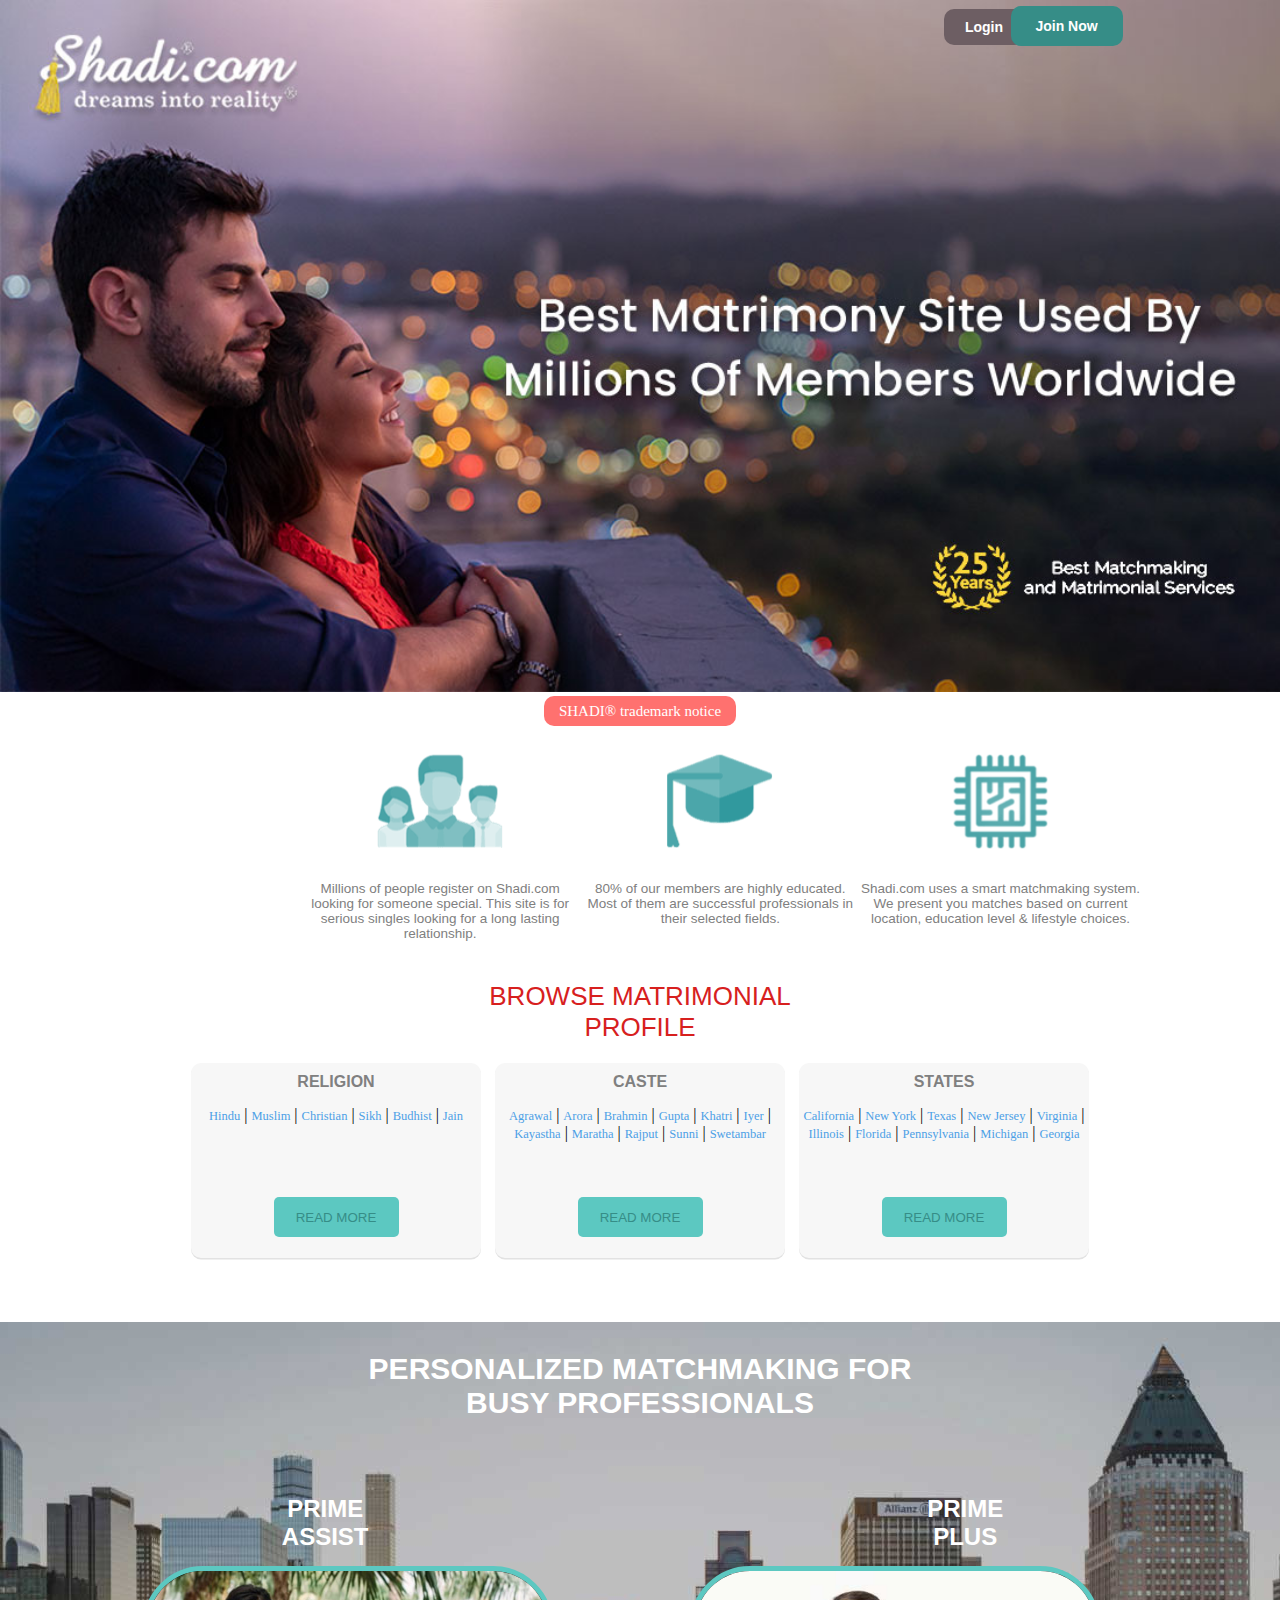
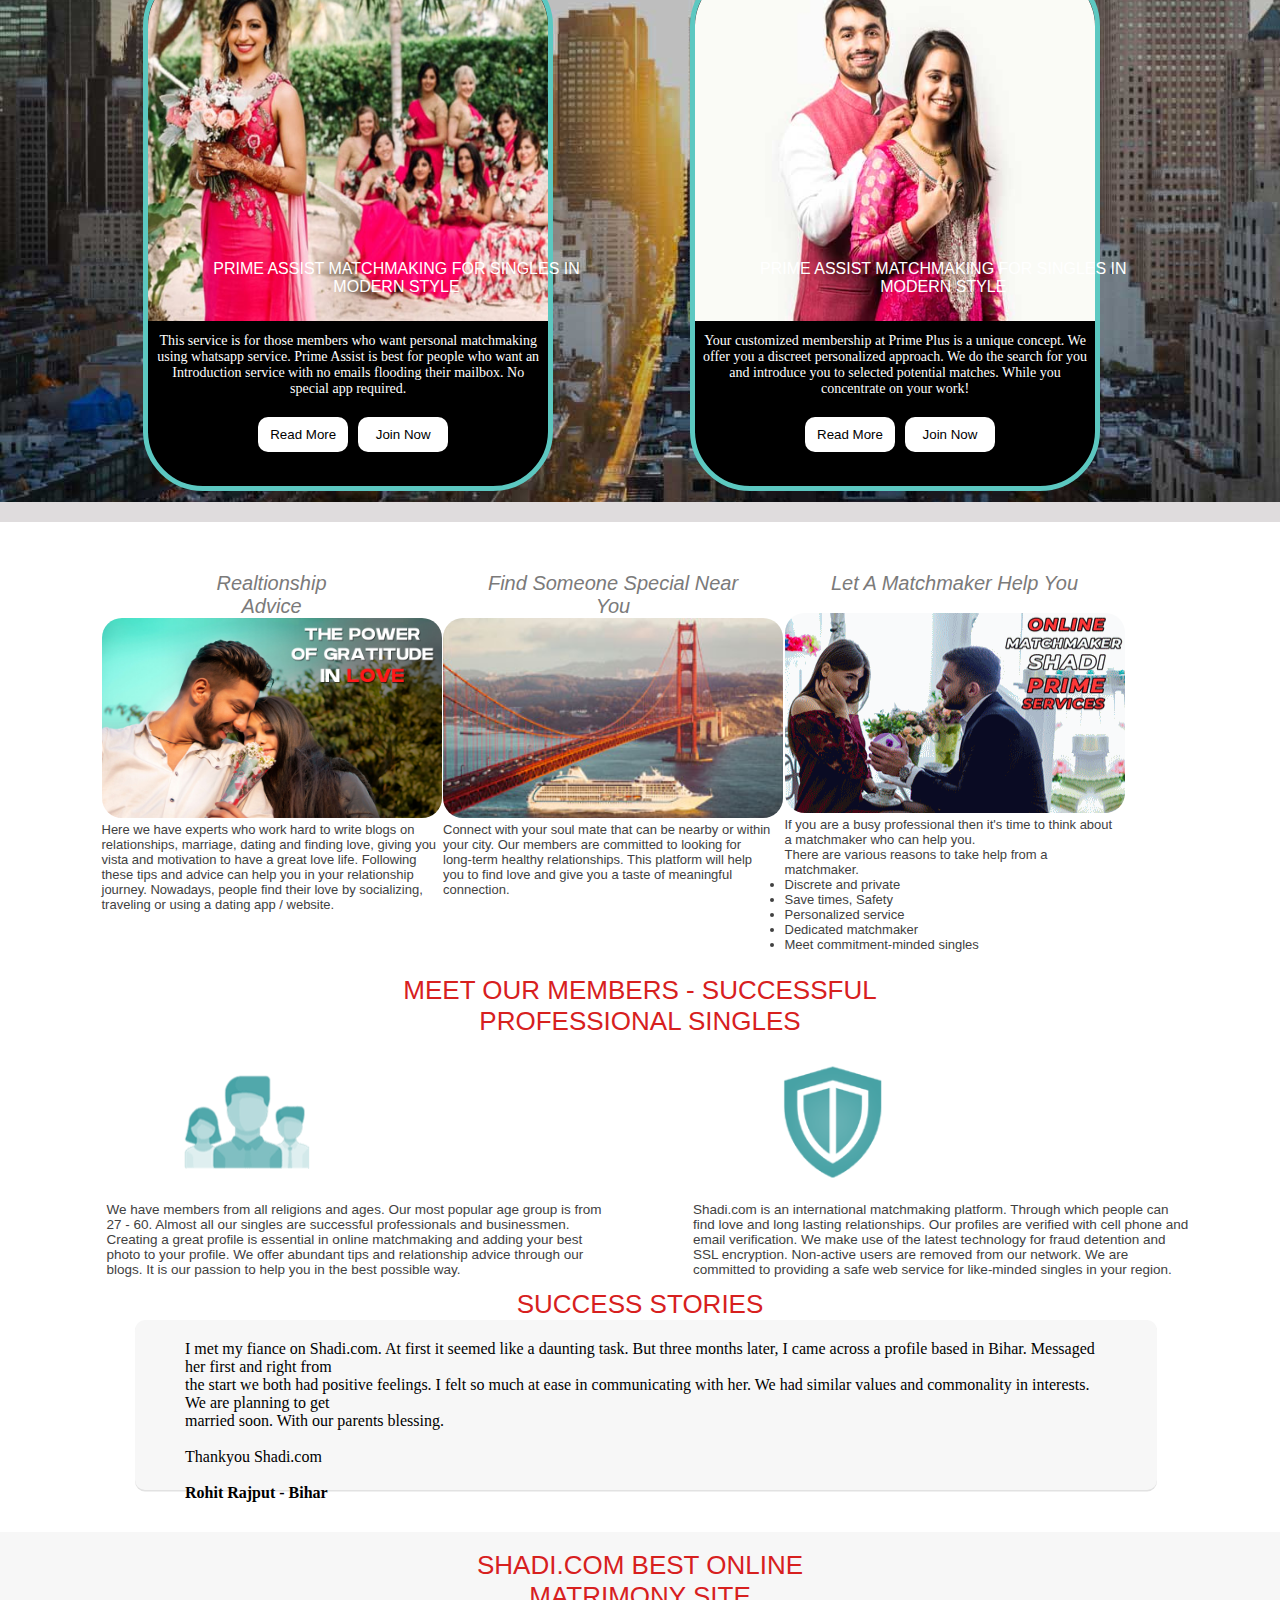
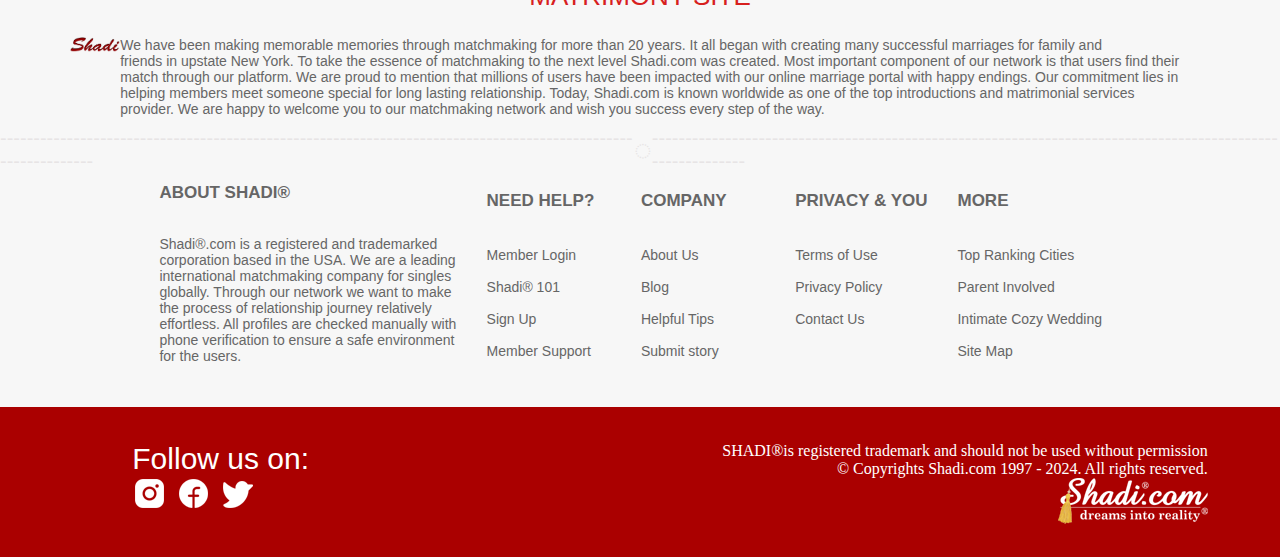
<file: index.html>
<!DOCTYPE html>
<html lang="en">

<head>
    <meta charset="UTF-8">
    <meta name="viewport" content="width=device-width, initial-scale=1.0">
    <title>Shadi.com | Best Online Matrimonial</title>
    <link rel="stylesheet" href="./main.css">
</head>

<body>
    <div class="d1">
        <div class="home-banner">
            <img class="home-img" src="./images/front-pg-banner-v8.jpg" alt="">
            <div class="login-btn">Login</div>
            <div CLASS="join-btn">Join Now</div>
        </div>
    </div>

    <!-- _____________________________________________________________________________________________________________________________ -->

    <div class="reg">
        <p class="clickable">SHADI&reg; trademark notice</p>
    </div>

    <!-- _____________________________________________________________________________________________________________________________ -->

    <div class="d2">
        <div class="content">
            <div class="people">
                <img class="icon" src="./images/people-icons-v3.png" alt="">
                <figcaption class="fc">Millions of people register on Shadi.com <br>
                    looking for someone special. This site is for <br> serious
                    singles looking for a long lasting <br> relationship.</figcaption>
            </div>
            <div class="education">
                <img class="icon" src="./images/education-icon-v3.png" alt="">
                <figcaption class="fc">80% of our members are highly educated. <br> Most of them are successful
                    professionals in <br> their selected fields.</figcaption>
            </div>
            <div class="technology">
                <img class="icon" src="./images/technology-icon-v3.png" alt="">
                <figcaption class="fc">Shadi.com uses a smart matchmaking system. <br> We present you matches based on
                    current <br>
                    location,
                    education level & lifestyle choices.</figcaption>
            </div>
        </div>
    </div>

    <!-- _________________________________________________________________________________________________________________________________ -->

    <div class="d3">
        <div class="d3a">
            <div class="line">BROWSE MATRIMONIAL<br>PROFILE</div>
            <div class="box">
                <div class="box1">
                    <h2 class="choice">RELIGION</h2>
                    <p>
                        <a href="">Hindu</a> | <a href="">Muslim</a> | <a href="">Christian</a> |
                        <a href="">Sikh</a> | <a href="">Budhist</a> | <a href="">Jain</a>
                    </p><br>
                    <button class="rm-btn">READ MORE</button>
                </div>
                <div class="box1">
                    <h2 class="choice">CASTE</h2>
                    <p>
                        <a href="">Agrawal</a> | <a href="">Arora</a> | <a href="">Brahmin</a> |
                        <a href="">Gupta</a> | <a href="">Khatri</a> | <a href="">Iyer</a> |
                        <a href="">Kayastha</a> | <a href="">Maratha</a> | <a href="">Rajput</a> |
                        <a href="">Sunni</a> | <a href="">Swetambar</a>
                    </p>
                    <button class="rm-btn">READ MORE</button>
                </div>
                <div class="box1">
                    <h2 class="choice">STATES</h2>
                    <p>
                        <a href="">California</a> | <a href="">New York</a> | <a href="">Texas</a> |
                        <a href="">New Jersey</a> | <a href="">Virginia</a> | <a href="">Illinois</a> |
                        <a href="">Florida</a> | <a href="">Pennsylvania</a> | <a href="">Michigan</a> |
                        <a href="">Georgia</a>
                    </p>
                    <button class="rm-btn">READ MORE</button>
                </div>
            </div>
        </div>
    </div>

    <!-- ______________________________________________________________________________________________________________________________________ -->

    <div class="d4">
        <div class="d4a">
            <div class="line2">PERSONALIZED MATCHMAKING FOR<br>BUSY PROFESSIONALS</div>

            <div class="tag">
                <h2 class="tag1">PRIME ASSIST </h2>
                <h2 class="tag1"> PRIME PLUS</h2>
            </div>

            <div class="content2">
                <div class="bg">
                    <img class="bgimg" src="./images/prime-home-photo1.v1_assist.jpg" alt="">
                    <p class="paraline">
                        PRIME ASSIST MATCHMAKING FOR SINGLES IN <br> MODERN STYLE
                    </p>
                    <p class="para">
                        This service is for those members who want personal matchmaking <br> using whatsapp
                        service. Prime Assist is best for people who want an <br> Introduction service with no emails
                        flooding
                        their mailbox. No <br> special app required.
                    </p>
                    <div class="rj">
                        <button class="btn">Read More</button>
                        <button class="btn">Join Now</button>
                    </div>
                </div>
                <div class="bg">
                    <img class="bgimg" src="./images/prime-home-photo2.v1_plus.jpg" alt="">
                    <p class="paraline">
                        PRIME ASSIST MATCHMAKING FOR SINGLES IN <br> MODERN STYLE
                    </p>
                    <p class="para">
                        Your customized membership at Prime Plus is a unique concept. We <br> offer you a discreet
                        personalized
                        approach. We do the search for you <br> and introduce you to selected potential matches. While
                        you <br>
                        concentrate on your work!
                    </p>
                    <div class="rj">
                        <button class="btn">Read More</button>
                        <button class="btn">Join Now</button>
                    </div>
                </div>
            </div>
        </div>
    </div>
    <!-- _________________________________________________________________________________________________________________________________ -->
    <div class="d5">
        <div class="addinfo">
            <div class="ra">
                <h2 class="about">Realtionship <br> Advice</h2>
                <a href="./Page2.html"><img class="advice" src="./images/The-Power-of-Gratitude-in-Love.jpg" alt=""></a>
                <figcaption class="cap">Here we have experts who work hard to write blogs on <br> relationships,
                    marriage, dating
                    and finding love, giving you <br> vista and motivation to have a great love life. Following <br>
                    these
                    tips and advice can help you in your relationship <br> journey. Nowadays, people find their love by
                    socializing, <br> traveling or using a dating app / website.</figcaption>
            </div>
            <div class="fs">
                <h2 class="about">Find Someone Special Near <br> You</h2>
                <img class="advice" src="./images/bay_area_sm.jpg" alt="">
                <figcaption class="cap">Connect with your soul mate that can be nearby or within <br> your city. Our
                    members are
                    committed to looking for <br> long-term healthy relationships. This platform will help <br> you to
                    find love
                    and give you a taste of meaningful <br> connection. </figcaption>
            </div>
            <div class="lm">
                <h2 class="about">Let A Matchmaker Help You</h2> <br>
                <img class="advice" src="./images/prime-package-animated-340x210-compressed-v1 (1).gif" alt="">
                <figcaption class="cap">If you are a busy professional then it's time to think about <br> a matchmaker
                    who can help you. <br>
                    There are various reasons to take help from a <br> matchmaker. <br>
                    <ul type="disc">
                        <li>Discrete and private</li>
                        <li>Save times, Safety</li>
                        <li>Personalized service</li>
                        <li>Dedicated matchmaker</li>
                        <li>Meet commitment-minded singles</li>
                    </ul>
                </figcaption>
            </div>
        </div>
    </div><br><br><br><br><br><br>
    <!-- ___________________________________________________________________________________________________________________________________ -->

    <div class="d6">
        <div class="line3">MEET OUR MEMBERS - SUCCESSFUL<br>PROFESSIONAL SINGLES</div>
        <div class="content3">
            <div class="people2">
                <img class="icon" src="./images/people-icons-v3.png" alt="">
                <figcaption class="fc2">We have members from all religions and ages. Our most popular age group is from
                    27 - 60. Almost all our singles are successful professionals and businessmen. Creating a great
                    profile is essential in online matchmaking and adding your best photo to your profile. We offer
                    abundant tips and relationship advice through our blogs. It is our passion to help you in the
                    best possible way.</figcaption>
            </div>
            <div class="shield">
                <img class="icon" src="./images/shield-icon-v3.png" alt="">
                <figcaption class="fc2">Shadi.com is an international matchmaking platform. Through which people can
                    find
                    love and long lasting relationships. Our profiles are verified with cell phone and email
                    verification. We make use of the latest technology for fraud detention and SSL encryption.
                    Non-active users are removed from our network. We are committed to providing a safe web service for
                    like-minded singles in your region.</figcaption>
            </div>
        </div>
    </div>
    <!-- ___________________________________________________________________________________________________________________________________ -->

    <div class="d7">
        <div class="line4">SUCCESS STORIES</div>
        <div class="box2">
            <p>I met my fiance on Shadi.com. At first it seemed like a daunting task. But three months later, I came
                across a profile based in Bihar. Messaged her first and right from <br> the start we both had positive
                feelings. I felt so much at ease in communicating with her. We had similar values and commonality in
                interests. We are planning to get <br> married soon. With our parents blessing. </p>
            <br>
            Thankyou Shadi.com
            <br><br>
            <strong>Rohit Rajput - Bihar</strong>
        </div>
    </div>
    <!-- __________________________________________________________________________________________________________________________________ -->

    <div class="d8"><br>
        <div class="line5">SHADI.COM BEST ONLINE <br> MATRIMONY SITE</div>
        <div class="content3">
            <p class="desc">
                <img class="shadi" src="./images/shadi_short.png" alt="">  
                  We have been making memorable memories through matchmaking for more than 20 years. It all began with
                creating many successful marriages for family and <br> friends in upstate New York. To take the essence
                of matchmaking to the next level Shadi.com was created. Most important component of our network is that
                users find their <br> match through our platform. We are proud to mention that millions of users have
                been impacted with our online marriage portal with happy endings. Our commitment lies in <br> helping members
                meet someone special for long lasting relationship. Today, Shadi.com is known worldwide as one of the top
                introductions and matrimonial services <br> provider. We are happy to welcome you to our matchmaking
                network and wish you success every step of the way.
            </p><br>
        </div>

        <div class="design">
            -------------------------------------------------------------------------------------------------------------<b>◌</b>------------------------------------------------------------------------------------------------------------
        </div><br>

        <div class="lastinfo">
            <div class="about-shadi">
                <h3 class="lastline">ABOUT SHADI&reg;</h3><br>
                <p class="lastcontent">Shadi&reg;.com is a registered and trademarked corporation based in the USA. We are a
                    leading international matchmaking company for singles globally. Through our network we want to make
                    the process of relationship journey relatively effortless. All profiles are checked manually with
                    phone verification to ensure a safe environment for the users.</p>
            </div>
            <div class="need-help">
                <h3 class="lastline">NEED HELP?</h3><br><br>
                <ul class=list>
                    <li class="on">Member Login</li><br>
                    <li class="on">Shadi&reg; 101</li><br>
                    <li class="on">Sign Up</li><br>
                    <li class="on">Member Support</li><br>
                </ul>
            </div>
            <div class="company">
                <h3 class="lastline">COMPANY</h3><br><br>
                <ul class=list>
                    <li class="on">About Us</li><br>
                    <li class="on">Blog</li><br>
                    <li class="on">Helpful Tips</li><br>
                    <li class="on">Submit story</li><br>
                </ul>
            </div>
            <div class="privacy">
                <h3 class="lastline">PRIVACY & YOU</h3><br><br>
                <ul class=list>
                    <li class="on">Terms of Use</li><br>
                    <li class="on">Privacy Policy</li><br>
                    <li class="on">Contact Us</li><br><br><br>
                </ul>
            </div>
            <div class="more">
                <h3 class="lastline">MORE</h3><br><br>
                <ul class=list>
                    <li class="on">Top Ranking Cities</li><br>
                    <li class="on">Parent Involved</li><br>
                    <li class="on">Intimate Cozy Wedding</li><br>
                    <li class="on">Site Map</li><br>
                </ul>
            </div>
        </div>
    </div>

    <!-- __________________________________________________________________________________________________________________________________ -->

    <div class="d9">
        <div class="footer">
            <div class="lfooter">Follow us on: <br>
                <img class="social-media" src="./images/instagram-logo-35x35.png" alt="">
                <img class="social-media" src="./images/fb-logo-35x35.png" alt="">
                <img class="social-media" src="./images/twitter-logo-35x35.png" alt="">
            </div>
            <div class="rfooter">
                SHADI&reg;is registered trademark and should not be used without permission <br>
                © Copyrights Shadi.com 1997 - 2024. All rights reserved. <br>
                <img src="./images/trademark-logo-white.png" alt="">
            </div>
        </div>
    </div>
    <!-- _________________________________________________________________________________________________________________________________ -->
</body>
</html>
</file>
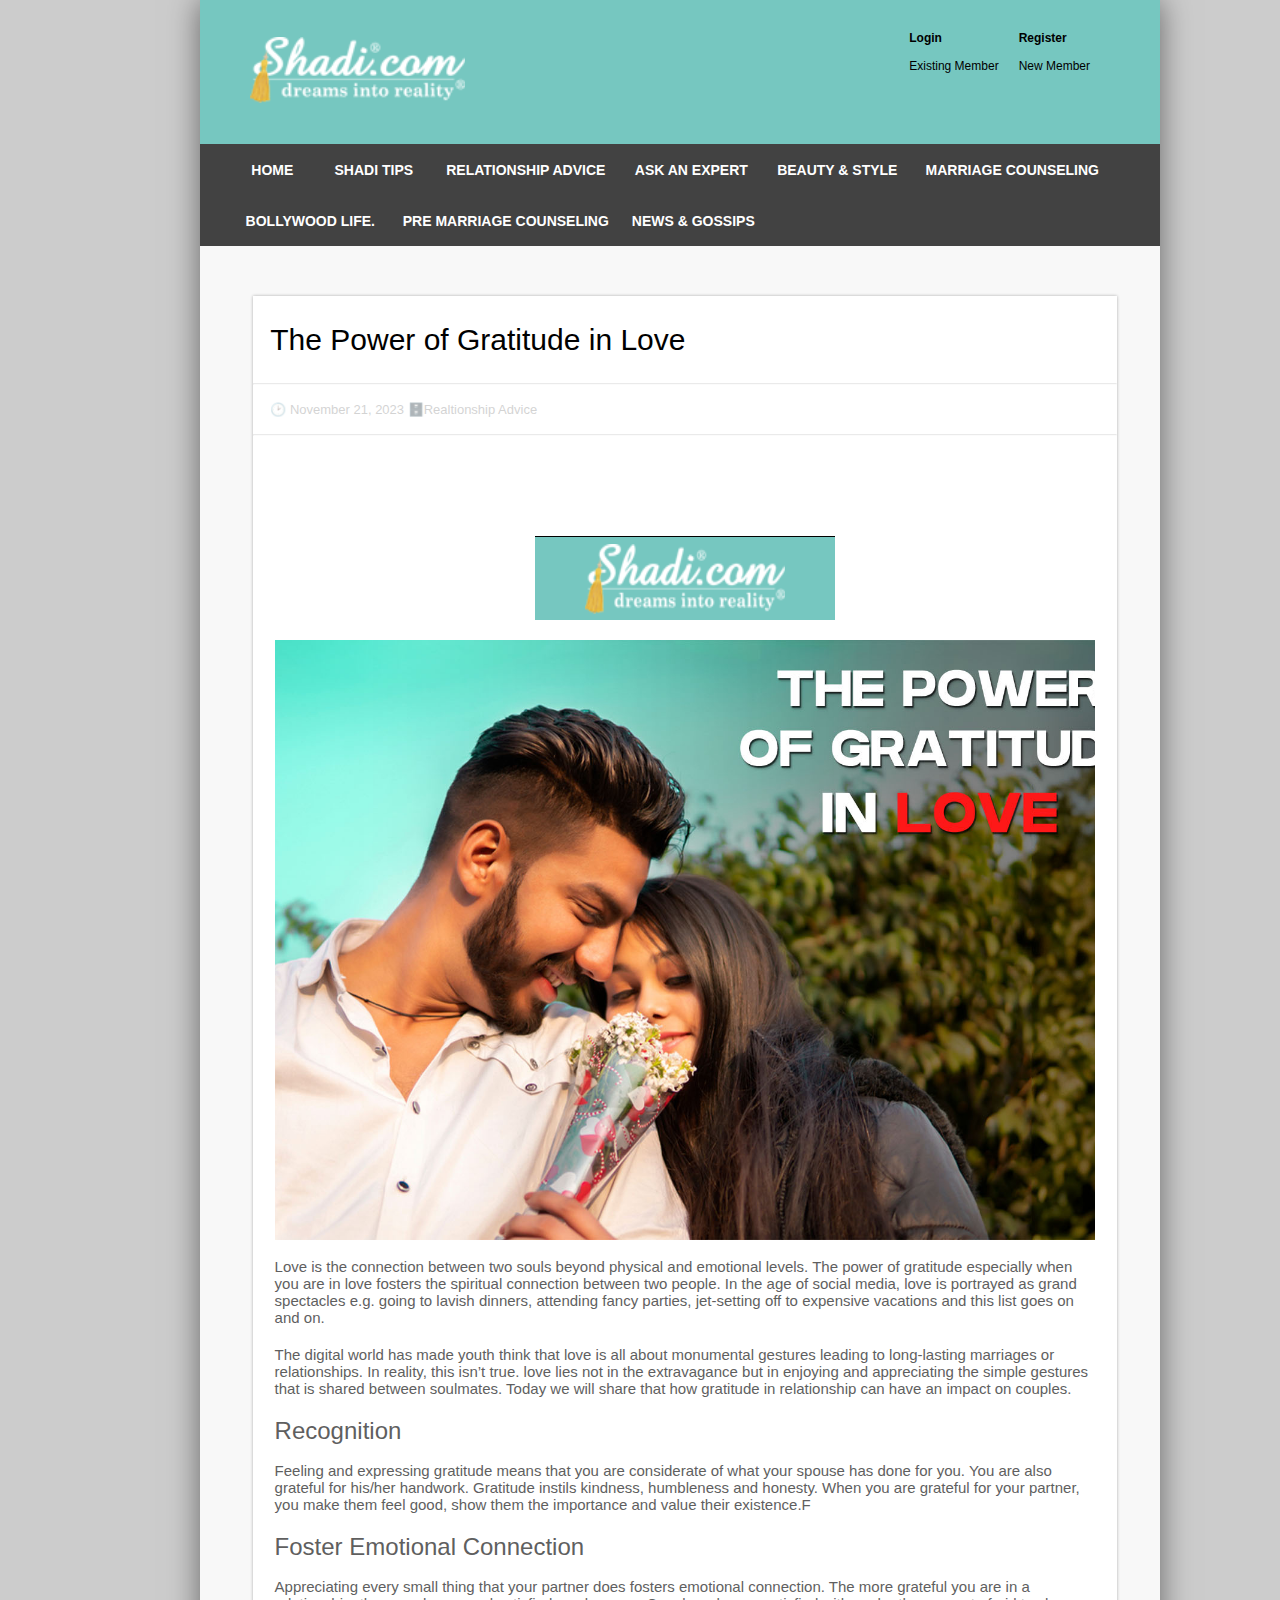
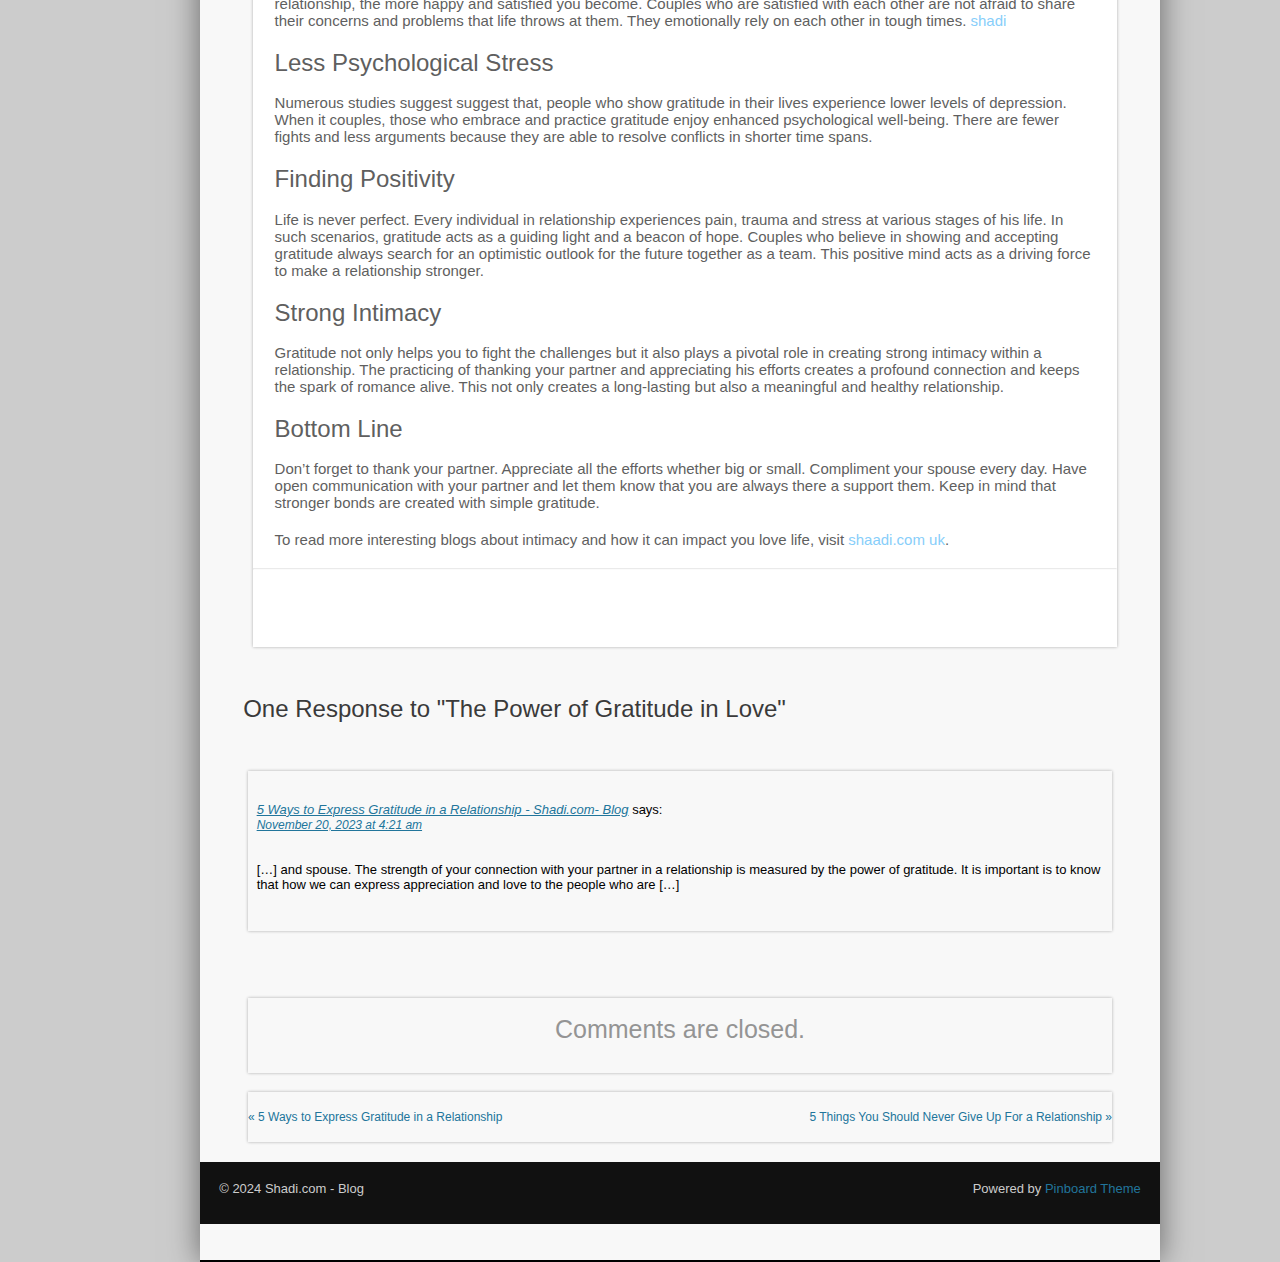
<file: Page2.html>
<!DOCTYPE html>
<html lang="en">

<head>
    <meta charset="UTF-8">
    <meta name="viewport" content="width=device-width, initial-scale=1.0">
    <title>The Power of Gratitude in Love</title>
    <link rel="stylesheet" href="./page2.css">
</head>

<body>
    <div class="pageback">
        <div class="page">
            <div class="header">
                <div class="top-h">
                    <div class="logo">
                        <img class="logo-h" src="./images/trademark-logo-white.png" alt="">
                    </div>

                    <div class="btn">
                        <h2 class="btn-h">
                            <b>Login</b><br><br>
                            Existing Member
                        </h2>

                        <h2 class="btn-h">
                            <b>Register</b><br><br>
                            New Member
                        </h2>
                    </div>
                </div>
            </div>

            <div class="bottom-h">
                <ul class="btm-menu">
                    <li class="h">HOME</li>
                    <li class="st"><a class="st-click" href="./Page3.html">SHADI TIPS</a></li>
                    <li class="ra">RELATIONSHIP ADVICE</li>
                    <li class="aae">ASK AN EXPERT</li>
                    <li class="bnds">BEAUTY & STYLE</li>
                    <li class="mc">MARRIAGE COUNSELING</li>
                </ul>
                <ul class="btm-menu-2">
                    <li class="bl">BOLLYWOOD LIFE.</li>
                    <li class="pmc">PRE MARRIAGE COUNSELING</li>
                    <li class="nndg">NEWS & GOSSIPS</li>
                </ul>
            </div>

            <!-- ____________________________________________________________________________________________________________________________ -->

            <div class="long">
                <h2 class="line1">The Power of Gratitude in Love</h2>
                <hr>

                <h2 class="none">🕑 November 21, 2023 🗄️Realtionship Advice</h2>
                <hr>

                <div class="cont2">
                    <div class="box">
                        <img class="midlogo" src="./images/trademark-logo-white.png" alt="">
                    </div>

                    <div class="big-img"></div>
                </div>

                <p>
                    Love is the connection between two souls beyond physical and emotional levels. The power
                    of gratitude especially when you are in love fosters the spiritual connection between two people. In
                    the
                    age of social media, love is portrayed as grand spectacles e.g. going to lavish dinners, attending
                    fancy parties, jet-setting off to expensive vacations and this list goes on and on.
                </p>

                <p>
                    The digital world has made youth think that love is all about monumental gestures leading to
                    long-lasting marriages or relationships. In reality, this isn’t true. love lies not in the
                    extravagance
                    but in enjoying and appreciating the simple gestures that is shared between soulmates. Today we will
                    share that how gratitude in relationship can have an impact on couples.
                </p>

                <h2 class="line1-1">Recognition</h2>
                <p>Feeling and expressing gratitude means that you are considerate of what your spouse has done for you.
                    You
                    are also grateful for his/her handwork. Gratitude instils kindness, humbleness and honesty. When you
                    are
                    grateful for your partner, you make them feel good, show them the importance and value their
                    existence.F
                </p>

                <h2 class="line1-1">Foster Emotional Connection</h2>
                <p>Appreciating every small thing that your partner does fosters emotional connection. The more grateful
                    you
                    are in a relationship, the more happy and satisfied you become. Couples who are satisfied with each
                    other are not afraid to share their concerns and problems that life throws at them. They emotionally
                    rely on each other in tough times. <a class="click-shadi" href="">shadi</a>
                </p>

                <h2 class="line1-1">Less Psychological Stress</h2>
                <p>Numerous studies suggest suggest that, people who show gratitude in their lives experience lower
                    levels
                    of depression. When it couples, those who embrace and practice gratitude enjoy enhanced
                    psychological
                    well-being. There are fewer fights and less arguments because they are able to resolve conflicts in
                    shorter time spans.
                </p>

                <h2 class="line1-1">Finding Positivity</h2>
                <p>Life is never perfect. Every individual in relationship experiences pain, trauma and stress at
                    various
                    stages of his life. In such scenarios, gratitude acts as a guiding light and a beacon of hope.
                    Couples
                    who believe in showing and accepting gratitude always search for an optimistic outlook for the
                    future
                    together as a team. This positive mind acts as a driving force to make a relationship stronger.
                </p>

                <h2 class="line1-1">Strong Intimacy</h2>
                <p>Gratitude not only helps you to fight the challenges but it also plays a pivotal role in creating
                    strong
                    intimacy within a relationship. The practicing of thanking your partner and appreciating his efforts
                    creates a profound connection and keeps the spark of romance alive. This not only creates a
                    long-lasting
                    but also a meaningful and healthy relationship.
                </p>

                <h2 class="line1-1">Bottom Line</h2>
                <p>Don’t forget to thank your partner. Appreciate all the efforts whether big or small. Compliment your
                    spouse every day. Have open communication with your partner and let them know that you are always
                    there
                    a support them. Keep in mind that stronger bonds are created with simple gratitude.
                </p>

                <p>To read more interesting blogs about intimacy and how it can impact you love life, visit 
                    <a class="click-bl" href="">shaadi.com uk</a>.
                </p>
                <hr>
            </div>

            <!-- ____________________________________________________________________________________________________________________________________________ -->

            <h2 class="line2">One Response to "The Power of Gratitude in Love"</h2>

            <div class="response">
                <div class="resp">
                    <h2 class="resp-h"><i><a class="resp1" href="">5 Ways to Express Gratitude in a Relationship - Shadi.com- Blog</a></i> says: <br>
                        <i><a class="resp2" href="">November 20, 2023 at 4:21 am</a></i>
                    </h2>
    
                    <h2 class="resp-l">[…] and spouse. The strength of your connection with your partner in a relationship is measured by
                        the power of gratitude. It is important is to know that how we can express appreciation and love to
                        the people who are […]
                    </h2>
                </div>
            </div>

            <!-- ____________________________________________________________________________________________________________________________________________ -->

            <div class="comment">
                <div class="comm">
                    <h2 class="comm-l">Comments are closed.</h2>
                </div>
            </div>

            <!-- _____________________________________________________________________________________________________________________________________________ -->

            <div class="suggetion">
                <div class="sugg">
                    <h3>« 5 Ways to Express Gratitude in a Relationship</h3>
                    <h3>5 Things You Should Never Give Up For a Relationship »</h3>
                </div>
            </div>

            <!-- _____________________________________________________________________________________________________________________________________________ -->

            <div class="footer">
                <div class="ft">
                    <h4>&copy; 2024 Shadi.com - Blog</h4>
                    <h4>Powered by <a class="click-ft" href="">Pinboard Theme</a></h4>
                </div>
            </div>
        </div>

    </div>
</body>

</html>
</file>
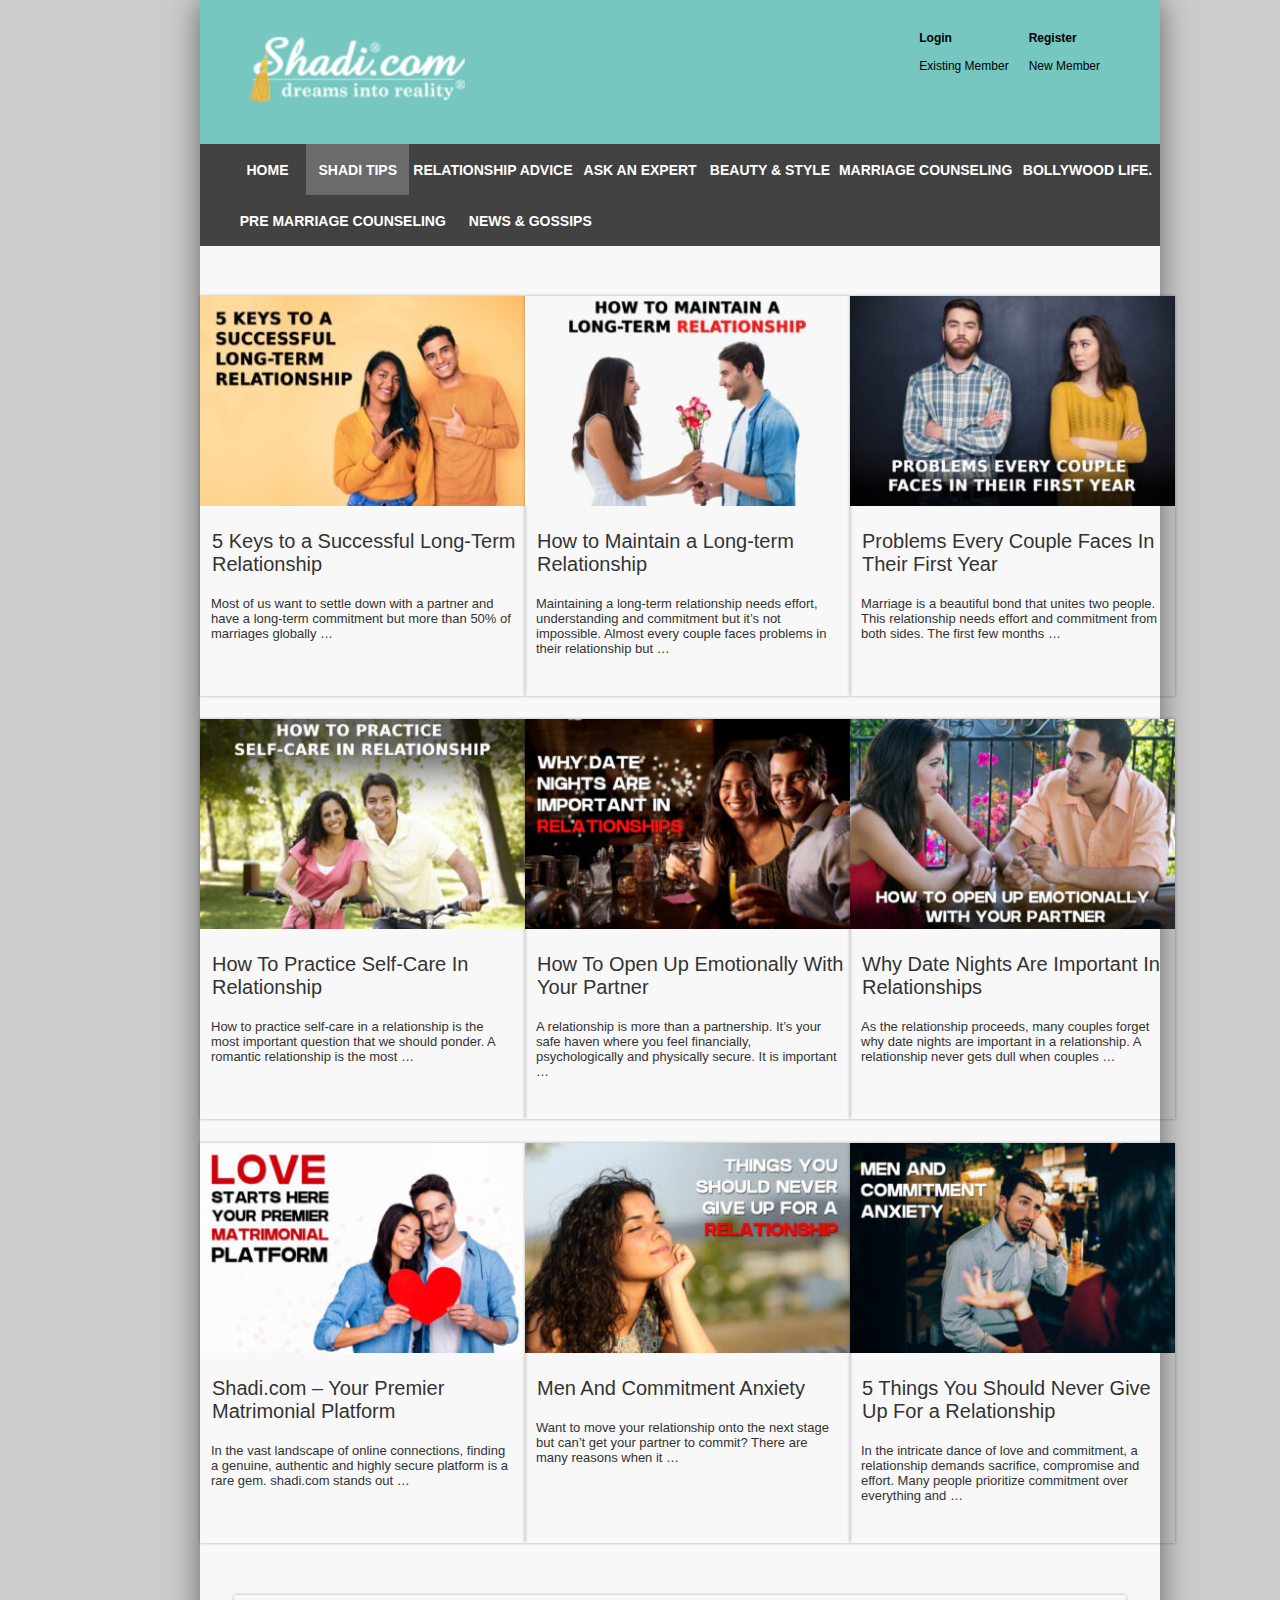
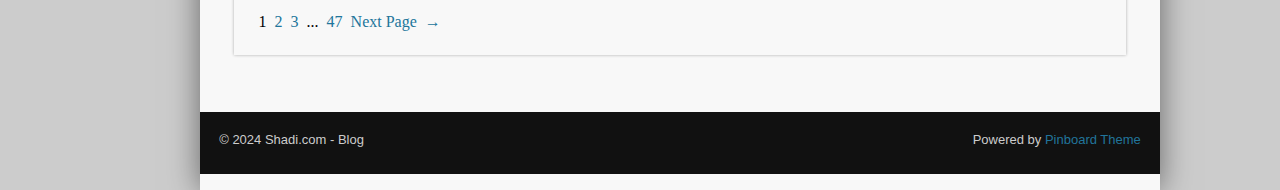
<file: Page3.html>
<!DOCTYPE html>
<html lang="en">

<head>
    <meta charset="UTF-8">
    <meta name="viewport" content="width=device-width, initial-scale=1.0">
    <title>Shadi Tips Archives - Shadi.com</title>
    <link rel="stylesheet" href="./Pages3.css">
</head>

<body>
    <div class="pageback">
        <div class="page">
            <div class="header">
                <div class="top-h">
                    <div class="logo">
                        <img class="logo-h" src="./images/trademark-logo-white.png" alt="">
                    </div>

                    <div class="btn">
                        <h2 class="btn-h">
                            <b>Login</b><br><br>
                            Existing Member
                        </h2>

                        <h2 class="btn-h">
                            <b>Register</b><br><br>
                            New Member
                        </h2>
                    </div>
                </div>
            </div>

            <div class="bottom-h">
                <ul class="btm-menu">
                    <li class="h">HOME</li>
                    <li class="st">SHADI TIPS</li>
                    <li class="ra">RELATIONSHIP ADVICE</li>
                    <li class="aae">ASK AN EXPERT</li>
                    <li class="bnds">BEAUTY & STYLE</li>
                    <li class="mc">MARRIAGE COUNSELING</li>
                    <li class="bl">BOLLYWOOD LIFE.</li>
                </ul>
                <ul class="btm-menu-2">
                    <li class="pmc">PRE MARRIAGE COUNSELING</li>
                    <li class="nndg">NEWS & GOSSIPS</li>
                </ul>
            </div>

            <div class="container">
                <div class="box1">
                    <img class="box-img" src="./images/5-Keys-to-a-Successful-Long-Term-Relationship-332x205.jpg"
                        alt="">
                    <h2 class="box-line">
                        <a class="click-boxline" href="">5 Keys to a Successful Long-Term Relationship</a>
                    </h2>
                    <p class="para">Most of us want to settle down with a partner and have a long-term commitment but
                        more than 50% of marriages globally …</p>
                </div>
                <div class="box2">
                    <img class="box-img" src="./images/How-to-Maintain-a-Long-term-Relationship-332x205.jpg" alt="">
                    <h2 class="box-line">
                        <a class="click-boxline" href="">How to Maintain a Long-term Relationship</a>
                    </h2>
                    <p class="para">Maintaining a long-term relationship needs effort, understanding and commitment but
                        it’s not impossible. Almost every couple faces problems in their relationship but …</p>
                </div>
                <div class="box3">
                    <img class="box-img" src="./images/Problems-Every-Couple-Faces-In-Their-First-Year-332x205.jpg"
                        alt="">
                    <h2 class="box-line">
                        <a class="click-boxline" href="">Problems Every Couple Faces In Their First Year</a>
                    </h2>
                    <p class="para">Marriage is a beautiful bond that unites two people. This relationship needs effort
                        and commitment from both sides. The first few months …</p>
                </div>
                <div class="box4">
                    <img class="box-img" src="./images/How-to-Practice-Self-Care-in-Relationship-332x205.jpg" alt="">
                    <h2 class="box-line">
                        <a class="click-boxline" href="">How To Practice Self-Care In Relationship</a>
                    </h2>
                    <p class="para">How to practice self-care in a relationship is the most important question that we
                        should ponder. A romantic relationship is the most …</p>
                </div>
                <div class="box5">
                    <img class="box-img" src="./images/Why-Date-Nights-are-Important-in-Relationships-332x205.jpg"
                        alt="">
                    <h2 class="box-line">
                        <a class="click-boxline" href="">How To Open Up Emotionally With Your Partner</a>
                    </h2>
                    <p class="para">A relationship is more than a partnership. It’s your safe haven where you feel
                        financially, psychologically and physically secure. It is important …</p>
                </div>
                <div class="box6">
                    <img class="box-img" src="./images/How-to-Open-up-Emotionally-with-your-Partner-332x205.jpg" alt="">
                    <h2 class="box-line">
                        <a class="click-boxline" href="">Why Date Nights Are Important In Relationships</a>
                    </h2>
                    <p class="para">As the relationship proceeds, many couples forget why date nights are important in a
                        relationship. A relationship never gets dull when couples …</p>
                </div>
                <div class="box7">
                    <img class="box-img" src="./images/Love-Starts-Here-Your-Premier-Matrimonial-Platform-332x205.jpg"
                        alt="">
                    <h2 class="box-line">
                        <a class="click-boxline" href="">Shadi.com – Your Premier Matrimonial Platform</a>
                    </h2>
                    <p class="para">In the vast landscape of online connections, finding a genuine, authentic and highly
                        secure platform is a rare gem. shadi.com stands out …</p>
                </div>
                <div class="box8">
                    <img class="box-img" src="./images/Things-You-Should-Never-Give-Up-For-a-Relationship-332x205.jpg"
                        alt="">
                    <h2 class="box-line">
                        <a class="click-boxline" href="">Men And Commitment Anxiety</a>
                    </h2>
                    <p class="para">Want to move your relationship onto the next stage but can’t get your partner to
                        commit? There are many reasons when it …</p>
                </div>
                <div class="box9">
                    <img class="box-img" src="./images/Men-and-Commitment-Anxiety-332x205.jpg" alt="">
                    <h2 class="box-line">
                        <a class="click-boxline" href="">5 Things You Should Never Give Up For a Relationship</a>
                    </h2>
                    <p class="para">In the intricate dance of love and commitment, a relationship demands sacrifice,
                        compromise and effort. Many people prioritize commitment over everything and …</p>
                </div>
            </div>



            <div class="next-page-bar">
                <div class="page-num">
                    <ul class="list">
                        <li>1&nbsp;&nbsp;</li>
                        <li class="color">2&nbsp;&nbsp;</li>
                        <li class="color">3&nbsp;&nbsp;</li>
                        <li>...&nbsp;&nbsp;</li>
                        <li class="color">47&nbsp;&nbsp;</li>
                        <li class="color">Next Page&nbsp;&nbsp;</li>
                        <li class="color">→</li>
                    </ul>
                </div>
            </div>



            <div class="footer">
                <div class="ft">
                    <h4>&copy; 2024 Shadi.com - Blog</h4>
                    <h4>Powered by <a class="click-ft" href="">Pinboard Theme</a></h4>
                </div>
            </div>



        </div>
    </div>
</body>

</html>
</file>
<file: main.css>
*{
    margin: 0px;
    padding: 0px;
}

.home-img{
    width: 100%;
}

.login-btn, .join-btn{
    border: none;
    border-radius: 10px;
    color: white;

    position: absolute;
    text-align: center;
    
    display: flex;
    justify-content: center;
    align-items: center;

    top: 0px;
    right: 0px;
    font-family: sans-serif;
    font-weight: bolder;
    font-size: 14px;
}
.login-btn{
    height: 36px;
    width: 80px;
    background-color: #6d5e63;
    
    margin-right: 20%;
    margin-top: 9px;
}
.join-btn{
    height: 40px;
    width: 112px;
    background-color: #368d87;
    margin-right: 12.3%;
    margin-top: 6px;
}

.login-btn:hover{
    background-color: #dfdcdd;
    opacity: 100%;
    cursor: pointer;
}

.join-btn:hover{
    background-color: #5cc8c1;
    opacity: 100%;
    cursor: pointer;
}

.reg{
    display: flex;
    justify-content: center;
    align-items: center;

    margin-top: -15px;
}

.clickable{
    border: none;
    height: 30px;
    width: 15%;
    border-bottom: 10px;
    border-radius: 10px;
    background-color: #ff716f;
    color: white;
    font-size: 15px;

    display: flex;
    justify-content: center;
    align-items: center;
}

.d2{
    margin: 0px;
    padding: 0px;
    
}

.content{
    display: flex;
    justify-content: space-evenly;
    align-items: center;
    text-align: center;
    margin: 0px 300px;
}

.people, .education, .technology{
    height: 225px;
    width: 340px;
    border: none;
}

.icon{
    height: 150.19px;
    width: 280.19px;
}

.fc{
    color: grey;
    font-family: sans-serif;
    font-size: 13.5px;
}

.d3{
    border: none;
    width: 100%;
    height: 400px;

    display: flex;
    justify-content: center;
    align-items: center;
}

.d3a{
    width: 90%;
    height: 400px;
    justify-content: center;
}

.line, .line3, .line4{
    color: #d7201e;
    display: flex;
    justify-content: center;
    margin-top: 30px;
    text-align: center;
    font-size: 26px;
    font-family: sans-serif;
    font-weight: 500;

}

.line2{
    color: white;
    font-family: sans-serif;
    font-weight: 700;
    font-size: 30px;
    margin-top: 30px;
    text-align: center;
    justify-content: center;
}

.box{
    border: none;
    width: 100%;
    display: flex;
    justify-content: center;

    margin-top: 20px;
}

.box1{
    border: none;
    border-radius: 10px;
    background-color: #f7f7f7;
    height: 195px;
    width: 290px;

    display: block;
    text-align: center;
    margin: 0px 7px;
    margin-bottom: -30px;

    box-shadow: 0px 1.5px 0.5px rgb(226, 226, 226);
}

.choice{
    margin-top: 10px;
    text-align: center;
    color: grey;
    font-family: sans-serif;
    font-size: 16px;
}

.choice:hover{
    color: #d7201e;
}

p{
    margin-top: 15px;
}

a{
    text-decoration: none;
    font-size: 12.5px;
    color: #4ca0e6;
}

a:hover{
    color: #d7201e;
}

.rm-btn{
    border: none;
    border-radius: 5px;
    height: 40px;
    width:125px;

    margin-top: 55px;

    background-color: #5cc8c1;
    color: #368d87;

    font-family: sans-serif;
}

.rm-btn:hover{
    background-color: #337470;
    color: white;

    box-shadow: 0px 3px 0px #5cc8c1;
}

.d4{
    height: 780px;
    width: 100%;
    border-top: solid 1px white;
    border-bottom: solid 20px #dfdcdd;
    background-image: url(./images/prime-background-home.jpg);

    margin: -30px 0px;
}

.d4a{
    margin: auto
}


.line2a{
    height: 60px;
    width: 100%;
    margin-top: 50px;
    font-family: sans-serif;
    color: white;
    font-weight: 700;

    text-align: center;
    font-size: 30px;
}

.tag{
    display: flex;
    text-align: center;
    justify-content: center;
    align-items: center;

    font-family: sans-serif;
    font-weight: bolder;
    color: white;
    margin-top: 75px;
}

.tag1{
    text-align: center;
    margin: 0px 245px;
}

.content2{
    display: flex;
    justify-content: space-around;
    align-items: center;

    margin: 15px 20px;

    justify-content: center;
    align-items: center;
}

.bg{
    height: 515px;
    width: 400px;

    border: solid 5px #5cc8c1;
    background-color: black;
    border-radius: 60px;

    margin: 0px 50px;
    margin-right: 7%;
}

.bgimg{
    height: 350px;
    width: 400px;

    border-top-left-radius: 55px;
    border-top-right-radius: 55px;
}

.paraline{
    color: white;
    font-family: 'Segoe UI', Tahoma, Geneva, Verdana, sans-serif;
    font-size: 16px;
    text-align: center;
    font-weight: 500;

    position: absolute;
    z-index: 1;

    margin: -65px 65px;
}

.para{
    color: white;
    font-family: 'Times New Roman', Times, serif;
    font-size: 14px;

    margin-top: 2%;
    text-align: center;
}

.rj{
    width: 100%;
    display: flex;
    justify-content: center;
    align-items: center;
    margin: 0px 5px;
}

.btn{
    border: none;
    border-radius: 10px;
    height: 35px;
    width: 90px;
    margin: 20px 5px;

    background-color: white;
    color: #000000;

    font-family: sans-serif;
}

.btn:hover{
    cursor: pointer;
}

.d5{
    margin: 0px;
    padding: 0px;
    
}

.addinfo{
    display: flex;
    justify-content: space-evenly;
    align-items: center;
    margin: 50px 100px;

}

.about{
    margin-top: 30px;
    font-family: sans-serif;
    font-style: italic;
    font-size: 20px;
    font-weight: 500;
    text-align: center;
    color: #7b7a7a;

    display: flex;
    justify-content: space-evenly;
    align-items: center;
}

.ra{
    height: 225px;
    width: 340px;
    border: none;
    margin-left: -5%;
}

.fs{
    height: 225px;
    width: 340px;
    border: none;
    margin-left: -5%;
}

.lm{
    height: 225px;
    width: 340px;
    border: none;
    margin-left: -5%;
}

.advice{
    height: 200px;
    width: 340px;
    border-radius: 20px;
}

.cap{
    color: #414141;
    font-family: sans-serif;
    
    font-size: 13px;
}

.d6{
    margin-top: 50px;
}

.content3{
    width: 98.4%;
    margin-top: 20px;
    display: flex;
    justify-content: space-evenly;
    align-items: center;
    text-align: center;
    margin-right: 25%;
    margin: 10px 20px;
}

.people2, .shield{
    height: 50px;
    width: 500px;
    border: none;
}

.fc2{
    width: 100%;
    color: #414141;
    font-family: sans-serif;
    font-size: 13.5px;
}

.d7{
    margin: 15% 10%;
    display: block;
    justify-content: center;
    align-items: center;
}

.box2{
    border: none;
    border-radius: 10px;
    background-color: #f7f7f7;
    height: 160px;
    width: 90%;
    padding: 5px 50px;
    display: block;
    justify-content: center;
    margin: 0px 7px;
    margin-bottom: -30px;

    box-shadow: 0px 1.5px 0.5px rgb(226, 226, 226);
}

.d8{
    height: 590px;
    width: 100%;
    margin-top: -150px;
    background-color: #f7f7f7;
    
}

.line5{
    color: #d7201e;
    display: flex;
    justify-content: center;
    margin: auto;
    text-align: center;
    font-size: 26px;
    font-family: sans-serif;
    font-weight: 500;
}

.shadi{
    height: 15px;
    width: 50px;
    margin-top: 0px;
}

.content3{
    text-align: left;
}

.desc{
    display: flex;
    font-family: sans-serif;

    text-align: left;

    font-family: sans-serif;
    font-weight: lighter ;
    font-size: 14px;
    color: #666666;
}

.design{
    opacity: 15%;
    color: #8f7e83;
    font-size: 20px;
    font-family: 'Franklin Gothic Medium', 'Arial Narrow', Arial, sans-serif;
    display: flex;
    justify-content: center;
    align-items: center;
}

b{
    font-weight: 900;
    font-size: 30px;
}

.lastinfo{
    display: flex;
    justify-content: center;
    align-items: center;

    margin-left: 4%;
}

.about-shadi{
    content: ">";
    width: 25%;
    margin-top: -20px;
    font: small-caption;
}

.need-help, .company, .more{
    width: 15%;
}

.list{
    color: #666666;
    list-style-type: none;
    font-family: sans-serif;
    font-size: 14px;
}

.lastline{
    color: #666666;
    font-family: sans-serif;
    font-size: 17px;
}

.lastcontent{
    color: #666666;
    font-family: sans-serif;
    font-size: 14px;
}

.need-help{
    margin-left: 20px;
}

.company{
    margin-left: -30px;
}

.privacy{
    margin-left: -30px;
}

.more{
    margin: 0px 30px;
}

.on:hover{
    color: #d7201e;
    cursor: pointer;
}

.d9{
    margin-top: -150px;
    background-color: #aa0000;
    height: 150px;
    width: 100%;
}

.footer{
    display: flex;
    justify-content: center;
    margin-left: 100px;
    margin-top: 35px;
}

.lfooter{
    border: none;
    height: 110px;
    width: 50%;

    margin-top: 35px;

    color: white;
    font-style: bolder;
    font-size: 30px;
    font-family: sans-serif;
}

.social-media:hover{
    cursor: pointer;
}

.rfooter{
    color: white;
    text-align: right;

    margin-top: 35px;
    margin-right: 40px;
}
</file>
<file: page2.css>
* {
    margin: 0px;
    padding: 0px;
}

.pageback{
    background-color: #cccccc;
}

.page {
    border: none;
    background-color: #f8f8f8;
    width: 75%;
    height: 2860px;

    border-bottom: solid 2px black;

    margin: 0px 200px;
    box-shadow: 0 0 30px rgba(0, 0, 0, 0.5);
}

.header {
    background-color: #424242;
    height: 246px;
    width: 100%;
}

.top-h {
    background-color: #76c7c0;
    height: 144px;
    width: 100%;

    display: flex;
    justify-content: space-between;
    align-items: center;
}

.logo {
    margin-left: 50px;
}

.logo-h{
    height: 66px;
    width: 215px;
}

.logo-h:hover {
    cursor: pointer;
}

.btn {
    margin-right: 50px;
    display: flex;
    justify-content: left;
    font-weight: bolder;
}

.btn-h{
    font-family: sans-serif;
    font-size: 12px;
    font-weight: lighter;

    margin-top: -40px;
    margin-right: 20px;
}

.btn-h:hover {
    cursor: pointer;
}

.bottom-h {
    margin-top: -102px;
    margin-left: 3%;
}

.btm-menu {

    color: white;

    display: flex;
    align-items: center;
    text-align: center;

    text-decoration: none;

    list-style-type: none;
    font-family: 'Lucida Sans', 'Lucida Sans Regular', 'Lucida Grande', 'Lucida Sans Unicode', Geneva, Verdana, sans-serif;
    font-size: 14px;
    font-weight: bolder;
}

.st-click{
    color: white;
    height: 51px;
    width: 116px;

    margin-right: 38%;

    display: flex;
    justify-content: center;
    align-items: center;
    text-align: center;

    text-decoration: none;

    list-style-type: none;
    font-family: 'Lucida Sans', 'Lucida Sans Regular', 'Lucida Grande', 'Lucida Sans Unicode', Geneva, Verdana, sans-serif;
    font-size: 14px;
    font-weight: bolder;
}

.btm-menu-2 {
    color: white;
    margin-right: 38%;

    display: flex;
    align-items: center;
    text-align: center;

    list-style-type: none;
    font-family: 'Lucida Sans', 'Lucida Sans Regular', 'Lucida Grande', 'Lucida Sans Unicode', Geneva, Verdana, sans-serif;
    font-size: 14px;
    font-weight: bolder;
}

.h:hover,
.st:hover,
.ra:hover,
.aae:hover,
.bnds:hover,
.mc:hover,
.bl:hover,
.pmc:hover,
.nndg:hover {
    background-color: rgba(167, 167, 167, 0.751);

}

.h {
    height: 51px;
    width: 87px;

    display: flex;
    justify-content: center;
    align-items: center;
    text-align: center;
}

.st {
    height: 51px;
    width: 116px;
    text-decoration: none;
}

.ra {
    height: 51px;
    width: 188px;

    display: flex;
    justify-content: center;
    align-items: center;
    text-align: center;
}

.aae {
    height: 51px;
    width: 143px;

    display: flex;
    justify-content: center;
    align-items: center;
    text-align: center;
}

.bnds {
    height: 51px;
    width: 149px;

    display: flex;
    justify-content: center;
    align-items: center;
    text-align: center;
}

.mc {
    height: 51px;
    width: 201px;

    display: flex;
    justify-content: center;
    align-items: center;
    text-align: center;
}

.bl {
    height: 51px;
    width: 163px;

    display: flex;
    justify-content: center;
    align-items: center;
    text-align: center;
}

.pmc {
    height: 51px;
    width: 228px;

    display: flex;
    justify-content: center;
    align-items: center;
    text-align: center;
}

.nndg {
    height: 51px;
    width: 147px;

    display: flex;
    justify-content: center;
    align-items: center;
    text-align: center;
}

.long{
    height: 1950px;
    width: 90%;

    margin-top: 50px;
    margin-left: 53px;

    border-top: solid 1px white;
    background-color: #ffffff;

    box-shadow: 0 0 3px rgba(0, 0, 0, 0.3);
}

.line1{
    font-family: 'Gill Sans', 'Gill Sans MT', Calibri, 'Trebuchet MS', sans-serif;
    font-size: 30px;
    font-weight: lighter;

    margin-top: 3%;
    margin-left: 2%;
    margin-bottom: 3%;
}

hr{
    opacity: 20%;
    padding: 0px 10px;
}

.none{
    opacity: 40%;
    color: #949494;
    
    margin-top: 2%;
    margin-left: 2%;
    margin-bottom: 2%;

    font-size: 13px;
    font-weight: lighter;
    font-family: 'Gill Sans', 'Gill Sans MT', Calibri, 'Trebuchet MS', sans-serif;
}

.cont2{
    display: flex;
    flex-direction: column;
    align-items: center;
}

.box{
    height: 83px;
    width: 300px;
    margin-top: 100px;

    border-top: solid 1px black;
    background-color: #76c7c0;

    display: flex;
    justify-content: center;
    align-items: center;
}

.midlogo{
    height: 70px;
    width: 200px;
}

.big-img{
    margin-top: 20px;
    background-image: url(./images/The-Power-of-Gratitude-in-Love.jpg);
    background-size: cover;
    background-position: center;
    height: 600px;
    width: 95%;
}

p{
    width: 95%;
    margin-left: 2.5%;
    margin-top: 2%;
    margin-bottom: 20px;
    font-family: 'Lucida Sans', 'Lucida Sans Regular', 'Lucida Grande', 'Lucida Sans Unicode', Geneva, Verdana, sans-serif;
    font-size: 15px;
    font-weight: lighter;
    color: #5f5f5f;
}

.line1-1{
    color: #5f5f5f;
    margin-left: 2.5%;
    font-family: 'Gill Sans', 'Gill Sans MT', Calibri, 'Trebuchet MS', sans-serif;
    font-size: 24px;
    font-weight: lighter;  
}

.click-shadi{
    text-decoration: none;
    color: lightskyblue;
}

.click-bl{
    text-decoration: none;
    color: lightskyblue;
}

.line2{
    color: #3a3a3a;

    margin-top: 5%;
    margin-left: 4.5%;
    margin-bottom: 5%;
    font-family: 'Gill Sans', 'Gill Sans MT', Calibri, 'Trebuchet MS', sans-serif;
    font-size: 24px;
    font-weight: lighter;
}

.response {
    border: none;
    background-color: #f8f8f8;
    width: 90%;
    height: 160px;
    margin: 0px 5%;
    box-shadow: 0 0 3px rgba(0, 0, 0, 0.3);
}

.resp{
    justify-content: center;
    align-items: center;
    
    padding-top: 0.1px;
}

.resp-h{
    margin-top: 1%;
    padding-top: 0.1%;

    font-family: sans-serif;
    font-size: 13px;
    font-weight: lighter;
    margin-left: 1%;
    margin-top: 30px;
}

.resp1{
    font-family: sans-serif;
    font-size: 13px;;
    color: #21759b;
}

.resp2{
    font-size: 12px;
    font-weight: lighter;
    color: #21759b;
}

.resp-l{
    font-family: sans-serif;
    font-weight: lighter;
    font-size: 13px;

    margin-left: 1%;
    margin-top: 30px;
}

.resp1:hover, .resp2:hover{
    cursor: pointer;
    color: crimson;
}

.comment {
    border: none;
    background-color: #f8f8f8;
    width: 90%;
    height: 75px;
    margin: 0% 5%;
    margin-top: 7%;
    box-shadow: 0 0 3px rgba(0, 0, 0, 0.3);
}

.comm{
    padding-top: 2%;
}

.comm-l{
    font-family: sans-serif;
    font-size: 25px;
    
    text-align: center;
    color: #949494;
    font-weight: lighter;
}

.suggetion {
    border: none;
    background-color: #f8f8f8;
    width: 90%;
    height: 50px;
    margin: 2% 5%;
    box-shadow: 0 0 3px rgba(0, 0, 0, 0.3);
}

.sugg{
    display: flex;
    justify-content: space-between;
    align-items: center;

    padding-top: 2%;
}

h3{
    font-family: sans-serif;
    font-size: 12px;
    font-weight: lighter;
    color: #21759b;
}

h3:hover{
    cursor: pointer;
    color: crimson;
}

.footer {
    background-color: #111111;
    width: 100%;
    height: 62px;
}

.ft{
    display: flex;
    justify-content: space-between;
    align-items: center;

    padding: 2% 2%;
}

h4{
    font-family: sans-serif;
    font-size: 13px;
    font-weight: lighter;
    color: #cccccc;
}

.click-ft{
    color: #21759b;
    text-decoration: none;
}

.click-ft:hover{
    cursor: pointer;
    color: crimson;
}
</file>
<file: Pages3.css>
* {
    margin: 0px;
    padding: 0px;
}

.pageback{
    background-color: #cccccc;
}

.page {
    border: none;
    background-color: #f8f8f8;
    width: 75%;
    height: 1790px;

    margin: 0px 200px;
    box-shadow: 0 0 30px rgba(0, 0, 0, 0.5);
}

.header {
    background-color: #424242;
    height: 246px;
    width: 100%;
}

.top-h {
    background-color: #76c7c0;
    height: 144px;
    width: 100%;

    display: flex;
    justify-content: space-between;
    align-items: center;
}

.logo {
    margin-left: 50px;
}

.logo-h{
    height: 66px;
    width: 215px;
}

.logo-h:hover {
    cursor: pointer;
}

.btn {
    margin-right: 40px;
    display: flex;
    justify-content: left;
    font-weight: bolder;
}

.btn-h{
    font-family: sans-serif;
    font-size: 12px;
    font-weight: lighter;

    margin-top: -40px;
    margin-right: 20px;
}

.btn-h:hover {
    cursor: pointer;
}

.bottom-h {
    margin-top: -102px;
    margin-left: 3%;
}

.btm-menu {

    color: white;

    display: flex;
    align-items: center;
    text-align: center;

    list-style-type: none;
    font-family: 'Lucida Sans', 'Lucida Sans Regular', 'Lucida Grande', 'Lucida Sans Unicode', Geneva, Verdana, sans-serif;
    font-size: 14px;
    font-weight: bolder;
}

.btm-menu-2 {
    color: white;
    margin-right: 38%;

    display: flex;
    align-items: center;
    text-align: center;

    list-style-type: none;
    font-family: 'Lucida Sans', 'Lucida Sans Regular', 'Lucida Grande', 'Lucida Sans Unicode', Geneva, Verdana, sans-serif;
    font-size: 14px;
    font-weight: bolder;
}

.h:hover,
.ra:hover,
.aae:hover,
.bnds:hover,
.mc:hover,
.bl:hover,
.pmc:hover,
.nndg:hover {
    background-color: rgba(167, 167, 167, 0.751);

}

.h {
    height: 51px;
    width: 87px;

    display: flex;
    justify-content: center;
    align-items: center;
    text-align: center;
}

.st {
    height: 51px;
    width: 116px;

    display: flex;
    justify-content: center;
    align-items: center;
    text-align: center;

    background-color: rgba(167, 167, 167, 0.412);
}

.ra {
    height: 51px;
    width: 188px;

    display: flex;
    justify-content: center;
    align-items: center;
    text-align: center;
}

.aae {
    height: 51px;
    width: 143px;

    display: flex;
    justify-content: center;
    align-items: center;
    text-align: center;
}

.bnds {
    height: 51px;
    width: 149px;

    display: flex;
    justify-content: center;
    align-items: center;
    text-align: center;
}

.mc {
    height: 51px;
    width: 201px;

    display: flex;
    justify-content: center;
    align-items: center;
    text-align: center;
}

.bl {
    height: 51px;
    width: 163px;

    display: flex;
    justify-content: center;
    align-items: center;
    text-align: center;
}

.pmc {
    height: 51px;
    width: 228px;

    display: flex;
    justify-content: center;
    align-items: center;
    text-align: center;
}

.nndg {
    height: 51px;
    width: 147px;

    display: flex;
    justify-content: center;
    align-items: center;
    text-align: center;
}

.container{
    border: none;
    height: 1270px;
    width: 100%;

    margin-top: 50px;

    display: grid;
    grid-template-columns: auto auto auto;
    justify-content: space-evenly;
    
}

.box1, .box2, .box3, .box4, .box5, .box6, .box7, .box8, .box9{
    height: 400px;
    width: 325px;
    border: none;

    text-decoration: none;
    box-shadow: 0 0 3px rgba(0, 0, 0, 0.3);
}

.box-img{
    width: 325px;
    height: 210px;
}

.box-img:hover{
    cursor: pointer;
}

.box-line{
    font-family: 'Segoe UI', Tahoma, Geneva, Verdana, sans-serif;
    font-size: 20px;
    font-weight: 400;

    margin: 20px 0px;
    color: #333333;

    padding-left: 12px;
}

.click-boxline{
    text-decoration: none;
    color: #333333;
}

.click-boxline:hover{
    cursor: pointer;
    color: #21759B;
}

.para{
    font-size: 13px;
    font-family: 'Lucida Sans', 'Lucida Sans Regular', 'Lucida Grande', 'Lucida Sans Unicode', Geneva, Verdana, sans-serif;
    font-weight: lighter;

    color: #333333;

    padding: 0px 11px;
}

.next-page-bar {
    border: none;
    background-color: #f8f8f8;
    width: 93%;
    height: 60px;
    margin-left: 3.5%;
    margin-top: 3%;
    box-shadow: 0 0 3px rgba(0, 0, 0, 0.3);

}

.page-num{
    padding-top: 2%;

}

.list{
    list-style-type: none;
    display: flex;
    margin-left: 25px;

    
}

.color{
    color: #21759B;
}

.color:hover{
    color: crimson;
}

.footer {
    background-color: #111111;
    width: 100%;
    height: 62px;

    margin-top: 6%;
}

.ft{
    display: flex;
    justify-content: space-between;
    align-items: center;

    padding: 2% 2%;
}

h4{
    font-family: sans-serif;
    font-size: 13px;
    font-weight: lighter;
    color: #cccccc;
}

.click-ft{
    color: #21759b;
    text-decoration: none;
}

.click-ft:hover{
    cursor: pointer;
    color: crimson;
}
</file>
